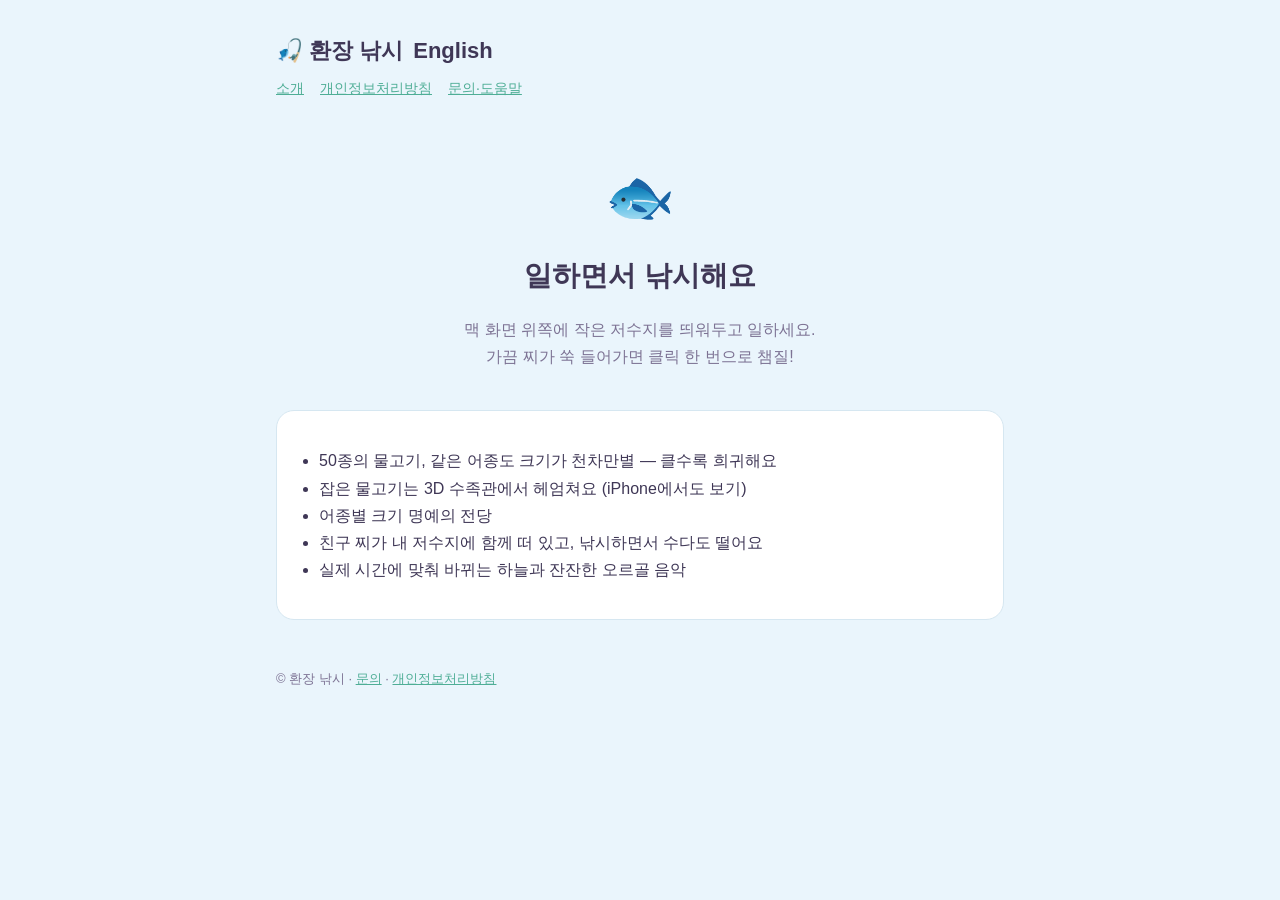
<file: index.html>
<!doctype html>
<html lang="ko">
<head>
<meta charset="utf-8">
<meta name="viewport" content="width=device-width, initial-scale=1">
<title>환장 낚시</title>
<meta name="description" content="일하는 동안 맥 화면 위에 띄워두는 귀여운 낚시 게임">
<link rel="stylesheet" href="style.css">
</head>
<body>
<main>
  <header><a href="./">🎣 환장 낚시</a><span class="lang"><a href="index-en.html">English</a></span></header>
  <nav><a href="./">소개</a><a href="privacy.html">개인정보처리방침</a><a href="support.html">문의·도움말</a></nav>
  <div class="hero">
    <div class="emoji">🐟</div>
    <h1>일하면서 낚시해요</h1>
    <p>맥 화면 위쪽에 작은 저수지를 띄워두고 일하세요.<br>가끔 찌가 쑥 들어가면 클릭 한 번으로 챔질!</p>
  </div>
  <div class="card">
    <ul>
      <li>50종의 물고기, 같은 어종도 크기가 천차만별 — 클수록 희귀해요</li>
      <li>잡은 물고기는 3D 수족관에서 헤엄쳐요 (iPhone에서도 보기)</li>
      <li>어종별 크기 명예의 전당</li>
      <li>친구 찌가 내 저수지에 함께 떠 있고, 낚시하면서 수다도 떨어요</li>
      <li>실제 시간에 맞춰 바뀌는 하늘과 잔잔한 오르골 음악</li>
    </ul>
  </div>
  <footer>© 환장 낚시 · <a href="support.html">문의</a> · <a href="privacy.html">개인정보처리방침</a></footer>
</main>
</body>
</html>
</file>
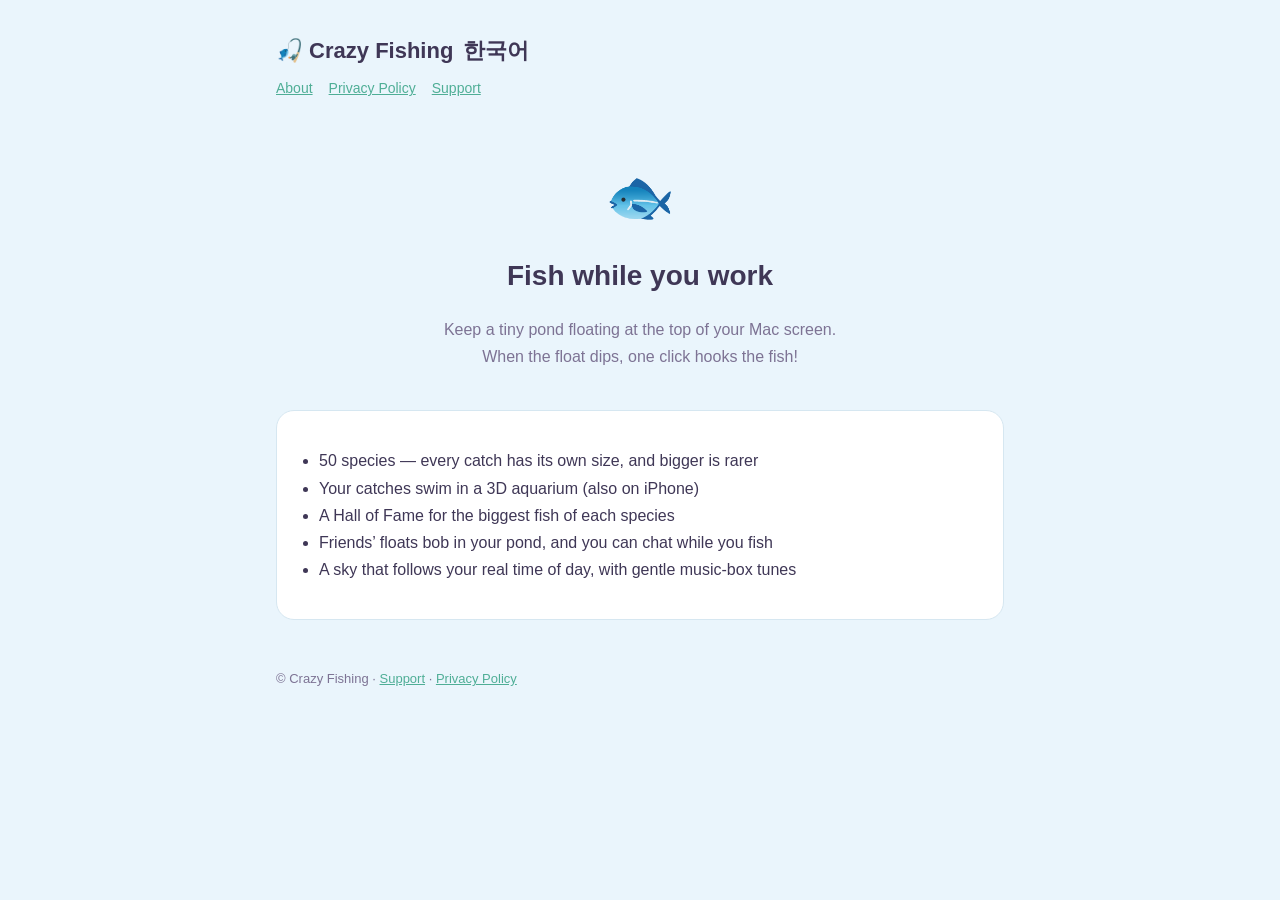
<file: index-en.html>
<!doctype html>
<html lang="en">
<head>
<meta charset="utf-8">
<meta name="viewport" content="width=device-width, initial-scale=1">
<title>Crazy Fishing</title>
<meta name="description" content="A cozy fishing game that floats at the top of your Mac screen while you work">
<link rel="stylesheet" href="style.css">
</head>
<body>
<main>
  <header><a href="index-en.html">🎣 Crazy Fishing</a><span class="lang"><a href="./">한국어</a></span></header>
  <nav><a href="index-en.html">About</a><a href="privacy-en.html">Privacy Policy</a><a href="support-en.html">Support</a></nav>
  <div class="hero">
    <div class="emoji">🐟</div>
    <h1>Fish while you work</h1>
    <p>Keep a tiny pond floating at the top of your Mac screen.<br>When the float dips, one click hooks the fish!</p>
  </div>
  <div class="card">
    <ul>
      <li>50 species — every catch has its own size, and bigger is rarer</li>
      <li>Your catches swim in a 3D aquarium (also on iPhone)</li>
      <li>A Hall of Fame for the biggest fish of each species</li>
      <li>Friends’ floats bob in your pond, and you can chat while you fish</li>
      <li>A sky that follows your real time of day, with gentle music-box tunes</li>
    </ul>
  </div>
  <footer>© Crazy Fishing · <a href="support-en.html">Support</a> · <a href="privacy-en.html">Privacy Policy</a></footer>
</main>
</body>
</html>
</file>
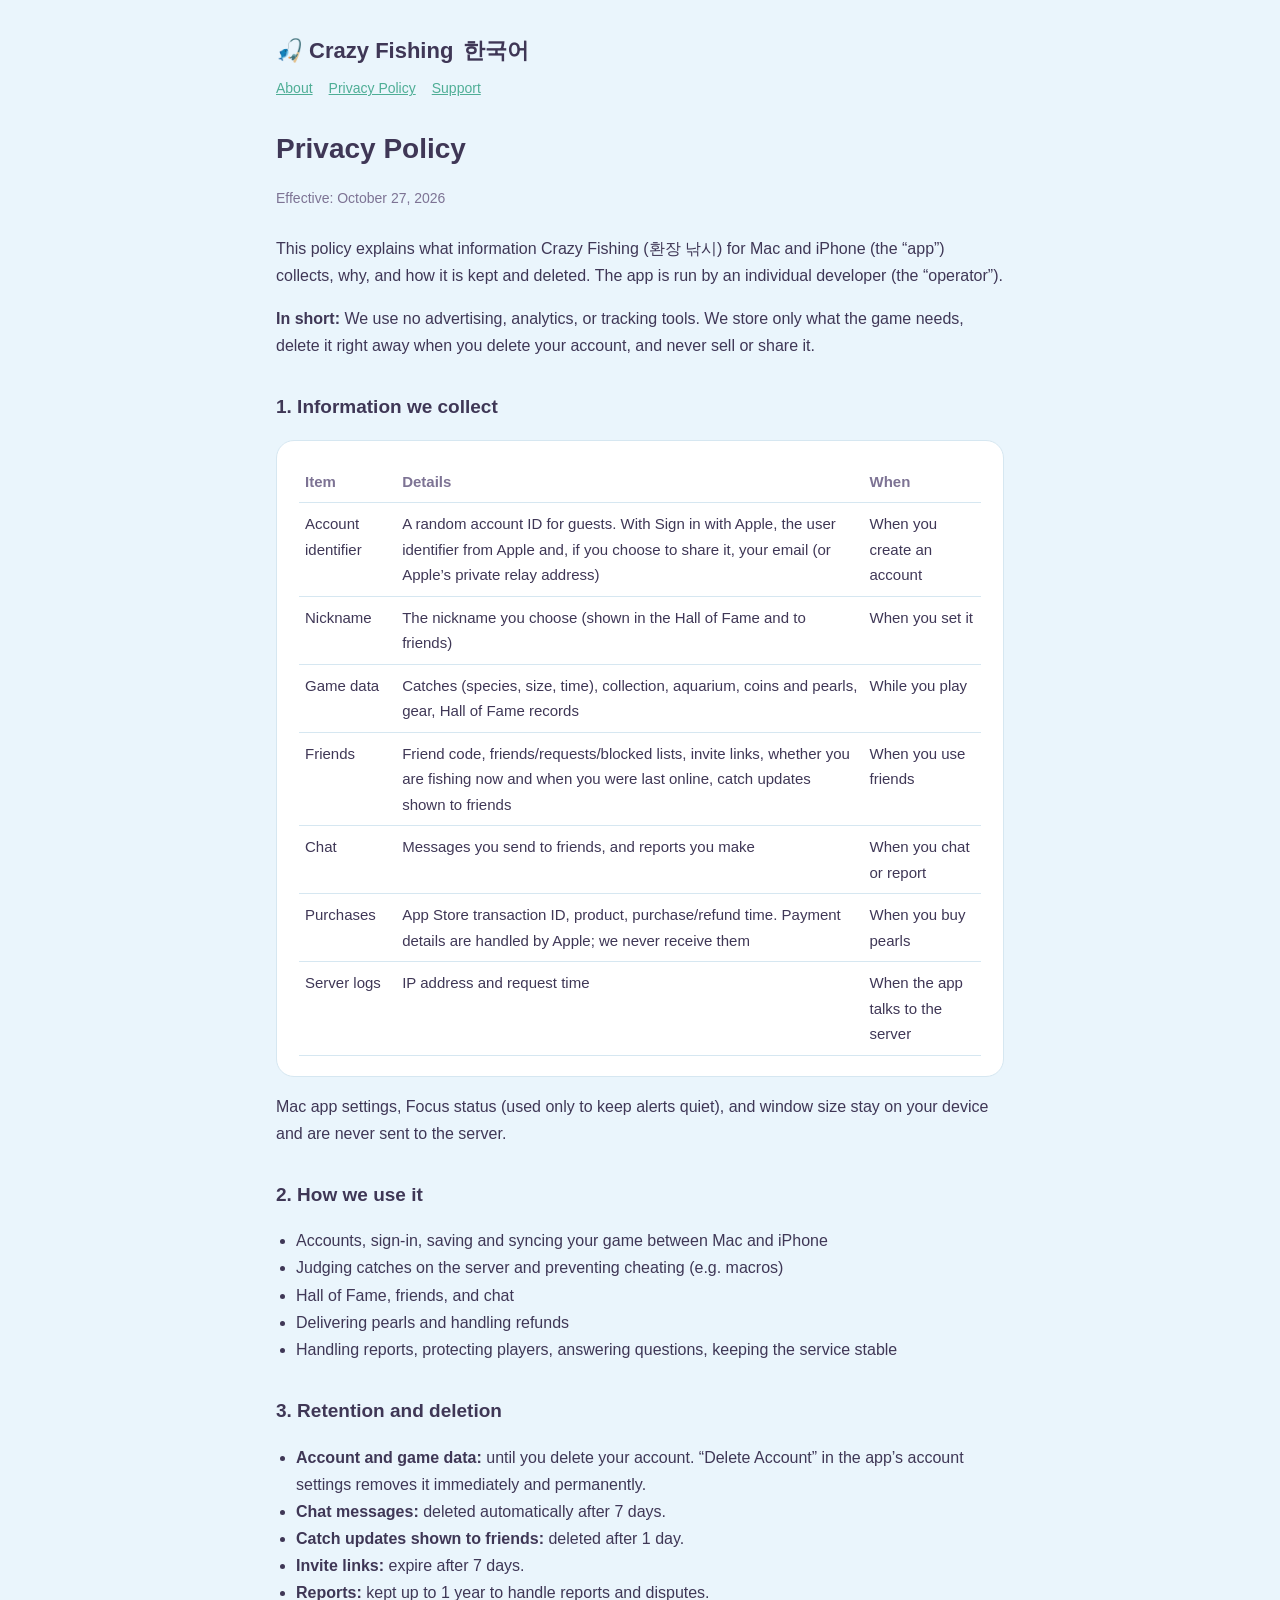
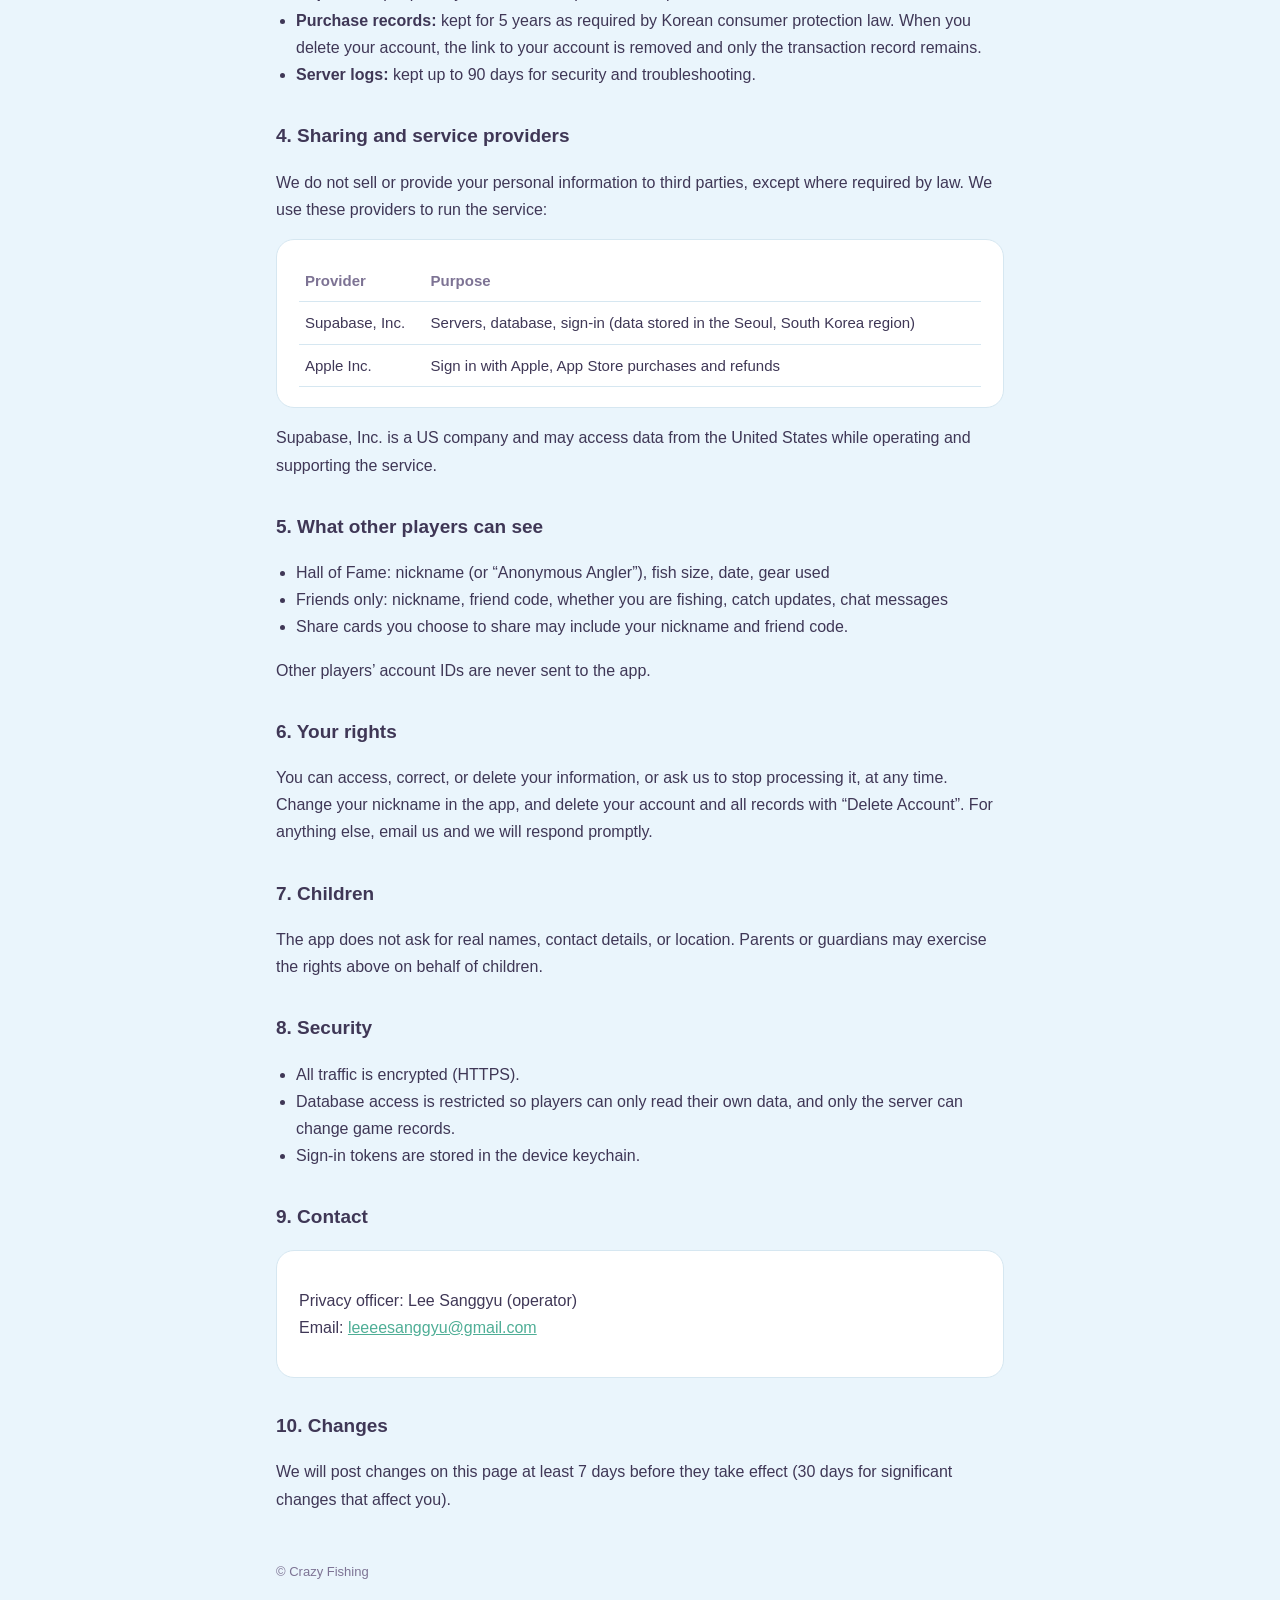
<file: privacy-en.html>
<!doctype html>
<html lang="en">
<head>
<meta charset="utf-8">
<meta name="viewport" content="width=device-width, initial-scale=1">
<title>Privacy Policy · Crazy Fishing</title>
<link rel="stylesheet" href="style.css">
</head>
<body>
<main>
  <header><a href="index-en.html">🎣 Crazy Fishing</a><span class="lang"><a href="privacy.html">한국어</a></span></header>
  <nav><a href="index-en.html">About</a><a href="privacy-en.html">Privacy Policy</a><a href="support-en.html">Support</a></nav>

  <h1>Privacy Policy</h1>
  <p class="meta">Effective: October 27, 2026</p>

  <p>This policy explains what information Crazy Fishing (환장 낚시) for Mac and iPhone (the “app”) collects, why, and how it is kept and deleted. The app is run by an individual developer (the “operator”).</p>
  <p><strong>In short:</strong> We use no advertising, analytics, or tracking tools. We store only what the game needs, delete it right away when you delete your account, and never sell or share it.</p>

  <h2>1. Information we collect</h2>
  <div class="card">
  <table>
    <tr><th>Item</th><th>Details</th><th>When</th></tr>
    <tr><td>Account identifier</td><td>A random account ID for guests. With Sign in with Apple, the user identifier from Apple and, if you choose to share it, your email (or Apple’s private relay address)</td><td>When you create an account</td></tr>
    <tr><td>Nickname</td><td>The nickname you choose (shown in the Hall of Fame and to friends)</td><td>When you set it</td></tr>
    <tr><td>Game data</td><td>Catches (species, size, time), collection, aquarium, coins and pearls, gear, Hall of Fame records</td><td>While you play</td></tr>
    <tr><td>Friends</td><td>Friend code, friends/requests/blocked lists, invite links, whether you are fishing now and when you were last online, catch updates shown to friends</td><td>When you use friends</td></tr>
    <tr><td>Chat</td><td>Messages you send to friends, and reports you make</td><td>When you chat or report</td></tr>
    <tr><td>Purchases</td><td>App Store transaction ID, product, purchase/refund time. Payment details are handled by Apple; we never receive them</td><td>When you buy pearls</td></tr>
    <tr><td>Server logs</td><td>IP address and request time</td><td>When the app talks to the server</td></tr>
  </table>
  </div>
  <p>Mac app settings, Focus status (used only to keep alerts quiet), and window size stay on your device and are never sent to the server.</p>

  <h2>2. How we use it</h2>
  <ul>
    <li>Accounts, sign-in, saving and syncing your game between Mac and iPhone</li>
    <li>Judging catches on the server and preventing cheating (e.g. macros)</li>
    <li>Hall of Fame, friends, and chat</li>
    <li>Delivering pearls and handling refunds</li>
    <li>Handling reports, protecting players, answering questions, keeping the service stable</li>
  </ul>

  <h2>3. Retention and deletion</h2>
  <ul>
    <li><strong>Account and game data:</strong> until you delete your account. “Delete Account” in the app’s account settings removes it immediately and permanently.</li>
    <li><strong>Chat messages:</strong> deleted automatically after 7 days.</li>
    <li><strong>Catch updates shown to friends:</strong> deleted after 1 day.</li>
    <li><strong>Invite links:</strong> expire after 7 days.</li>
    <li><strong>Reports:</strong> kept up to 1 year to handle reports and disputes.</li>
    <li><strong>Purchase records:</strong> kept for 5 years as required by Korean consumer protection law. When you delete your account, the link to your account is removed and only the transaction record remains.</li>
    <li><strong>Server logs:</strong> kept up to 90 days for security and troubleshooting.</li>
  </ul>

  <h2>4. Sharing and service providers</h2>
  <p>We do not sell or provide your personal information to third parties, except where required by law. We use these providers to run the service:</p>
  <div class="card">
  <table>
    <tr><th>Provider</th><th>Purpose</th></tr>
    <tr><td>Supabase, Inc.</td><td>Servers, database, sign-in (data stored in the Seoul, South Korea region)</td></tr>
    <tr><td>Apple Inc.</td><td>Sign in with Apple, App Store purchases and refunds</td></tr>
  </table>
  </div>
  <p>Supabase, Inc. is a US company and may access data from the United States while operating and supporting the service.</p>

  <h2>5. What other players can see</h2>
  <ul>
    <li>Hall of Fame: nickname (or “Anonymous Angler”), fish size, date, gear used</li>
    <li>Friends only: nickname, friend code, whether you are fishing, catch updates, chat messages</li>
    <li>Share cards you choose to share may include your nickname and friend code.</li>
  </ul>
  <p>Other players’ account IDs are never sent to the app.</p>

  <h2>6. Your rights</h2>
  <p>You can access, correct, or delete your information, or ask us to stop processing it, at any time. Change your nickname in the app, and delete your account and all records with “Delete Account”. For anything else, email us and we will respond promptly.</p>

  <h2>7. Children</h2>
  <p>The app does not ask for real names, contact details, or location. Parents or guardians may exercise the rights above on behalf of children.</p>

  <h2>8. Security</h2>
  <ul>
    <li>All traffic is encrypted (HTTPS).</li>
    <li>Database access is restricted so players can only read their own data, and only the server can change game records.</li>
    <li>Sign-in tokens are stored in the device keychain.</li>
  </ul>

  <h2>9. Contact</h2>
  <div class="card">
    <p>Privacy officer: Lee Sanggyu (operator)<br>Email: <a href="mailto:leeeesanggyu@gmail.com">leeeesanggyu@gmail.com</a></p>
  </div>

  <h2>10. Changes</h2>
  <p>We will post changes on this page at least 7 days before they take effect (30 days for significant changes that affect you).</p>

  <footer>© Crazy Fishing</footer>
</main>
</body>
</html>
</file>
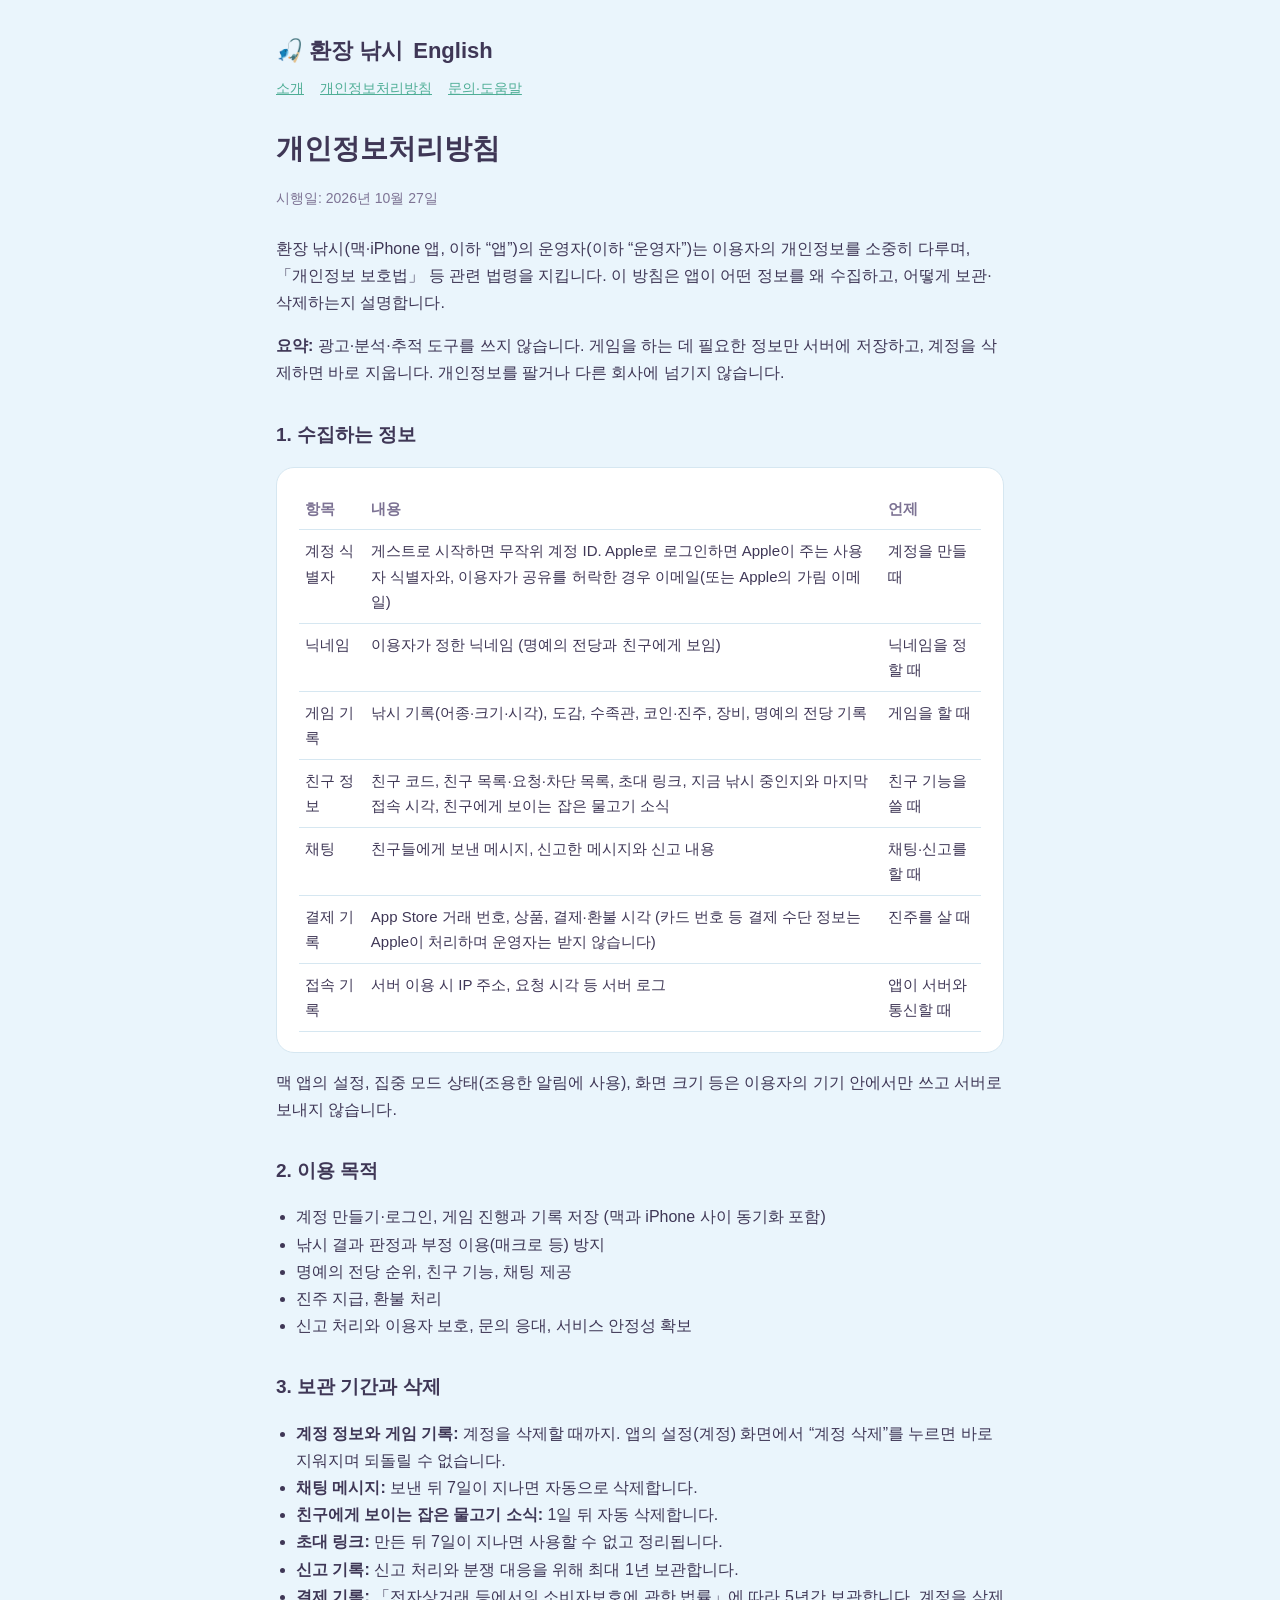
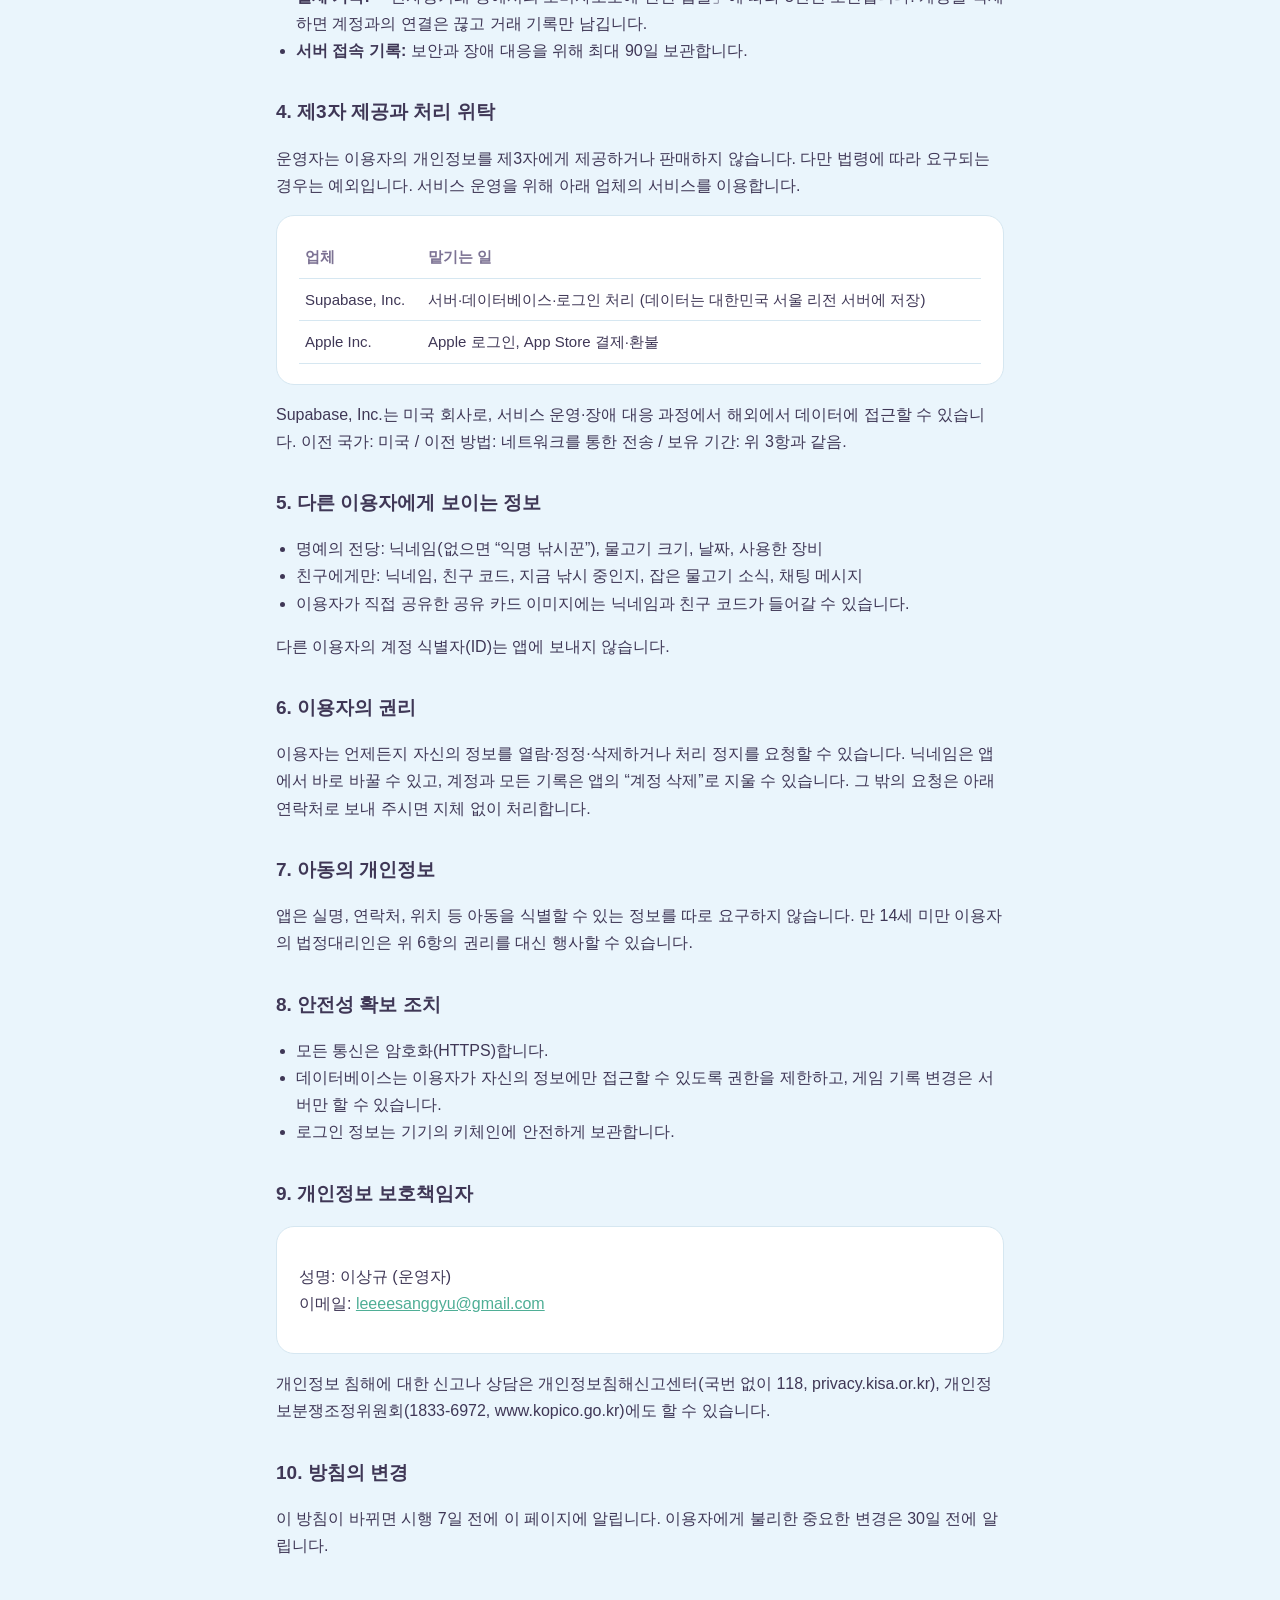
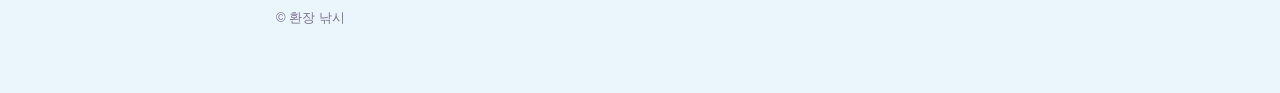
<file: privacy.html>
<!doctype html>
<html lang="ko">
<head>
<meta charset="utf-8">
<meta name="viewport" content="width=device-width, initial-scale=1">
<title>개인정보처리방침 · 환장 낚시</title>
<link rel="stylesheet" href="style.css">
</head>
<body>
<main>
  <header><a href="./">🎣 환장 낚시</a><span class="lang"><a href="privacy-en.html">English</a></span></header>
  <nav><a href="./">소개</a><a href="privacy.html">개인정보처리방침</a><a href="support.html">문의·도움말</a></nav>

  <h1>개인정보처리방침</h1>
  <p class="meta">시행일: 2026년 10월 27일</p>

  <p>환장 낚시(맥·iPhone 앱, 이하 “앱”)의 운영자(이하 “운영자”)는 이용자의 개인정보를 소중히 다루며, 「개인정보 보호법」 등 관련 법령을 지킵니다. 이 방침은 앱이 어떤 정보를 왜 수집하고, 어떻게 보관·삭제하는지 설명합니다.</p>
  <p><strong>요약:</strong> 광고·분석·추적 도구를 쓰지 않습니다. 게임을 하는 데 필요한 정보만 서버에 저장하고, 계정을 삭제하면 바로 지웁니다. 개인정보를 팔거나 다른 회사에 넘기지 않습니다.</p>

  <h2>1. 수집하는 정보</h2>
  <div class="card">
  <table>
    <tr><th>항목</th><th>내용</th><th>언제</th></tr>
    <tr><td>계정 식별자</td><td>게스트로 시작하면 무작위 계정 ID. Apple로 로그인하면 Apple이 주는 사용자 식별자와, 이용자가 공유를 허락한 경우 이메일(또는 Apple의 가림 이메일)</td><td>계정을 만들 때</td></tr>
    <tr><td>닉네임</td><td>이용자가 정한 닉네임 (명예의 전당과 친구에게 보임)</td><td>닉네임을 정할 때</td></tr>
    <tr><td>게임 기록</td><td>낚시 기록(어종·크기·시각), 도감, 수족관, 코인·진주, 장비, 명예의 전당 기록</td><td>게임을 할 때</td></tr>
    <tr><td>친구 정보</td><td>친구 코드, 친구 목록·요청·차단 목록, 초대 링크, 지금 낚시 중인지와 마지막 접속 시각, 친구에게 보이는 잡은 물고기 소식</td><td>친구 기능을 쓸 때</td></tr>
    <tr><td>채팅</td><td>친구들에게 보낸 메시지, 신고한 메시지와 신고 내용</td><td>채팅·신고를 할 때</td></tr>
    <tr><td>결제 기록</td><td>App Store 거래 번호, 상품, 결제·환불 시각 (카드 번호 등 결제 수단 정보는 Apple이 처리하며 운영자는 받지 않습니다)</td><td>진주를 살 때</td></tr>
    <tr><td>접속 기록</td><td>서버 이용 시 IP 주소, 요청 시각 등 서버 로그</td><td>앱이 서버와 통신할 때</td></tr>
  </table>
  </div>
  <p>맥 앱의 설정, 집중 모드 상태(조용한 알림에 사용), 화면 크기 등은 이용자의 기기 안에서만 쓰고 서버로 보내지 않습니다.</p>

  <h2>2. 이용 목적</h2>
  <ul>
    <li>계정 만들기·로그인, 게임 진행과 기록 저장 (맥과 iPhone 사이 동기화 포함)</li>
    <li>낚시 결과 판정과 부정 이용(매크로 등) 방지</li>
    <li>명예의 전당 순위, 친구 기능, 채팅 제공</li>
    <li>진주 지급, 환불 처리</li>
    <li>신고 처리와 이용자 보호, 문의 응대, 서비스 안정성 확보</li>
  </ul>

  <h2>3. 보관 기간과 삭제</h2>
  <ul>
    <li><strong>계정 정보와 게임 기록:</strong> 계정을 삭제할 때까지. 앱의 설정(계정) 화면에서 “계정 삭제”를 누르면 바로 지워지며 되돌릴 수 없습니다.</li>
    <li><strong>채팅 메시지:</strong> 보낸 뒤 7일이 지나면 자동으로 삭제합니다.</li>
    <li><strong>친구에게 보이는 잡은 물고기 소식:</strong> 1일 뒤 자동 삭제합니다.</li>
    <li><strong>초대 링크:</strong> 만든 뒤 7일이 지나면 사용할 수 없고 정리됩니다.</li>
    <li><strong>신고 기록:</strong> 신고 처리와 분쟁 대응을 위해 최대 1년 보관합니다.</li>
    <li><strong>결제 기록:</strong> 「전자상거래 등에서의 소비자보호에 관한 법률」에 따라 5년간 보관합니다. 계정을 삭제하면 계정과의 연결은 끊고 거래 기록만 남깁니다.</li>
    <li><strong>서버 접속 기록:</strong> 보안과 장애 대응을 위해 최대 90일 보관합니다.</li>
  </ul>

  <h2>4. 제3자 제공과 처리 위탁</h2>
  <p>운영자는 이용자의 개인정보를 제3자에게 제공하거나 판매하지 않습니다. 다만 법령에 따라 요구되는 경우는 예외입니다. 서비스 운영을 위해 아래 업체의 서비스를 이용합니다.</p>
  <div class="card">
  <table>
    <tr><th>업체</th><th>맡기는 일</th></tr>
    <tr><td>Supabase, Inc.</td><td>서버·데이터베이스·로그인 처리 (데이터는 대한민국 서울 리전 서버에 저장)</td></tr>
    <tr><td>Apple Inc.</td><td>Apple 로그인, App Store 결제·환불</td></tr>
  </table>
  </div>
  <p>Supabase, Inc.는 미국 회사로, 서비스 운영·장애 대응 과정에서 해외에서 데이터에 접근할 수 있습니다. 이전 국가: 미국 / 이전 방법: 네트워크를 통한 전송 / 보유 기간: 위 3항과 같음.</p>

  <h2>5. 다른 이용자에게 보이는 정보</h2>
  <ul>
    <li>명예의 전당: 닉네임(없으면 “익명 낚시꾼”), 물고기 크기, 날짜, 사용한 장비</li>
    <li>친구에게만: 닉네임, 친구 코드, 지금 낚시 중인지, 잡은 물고기 소식, 채팅 메시지</li>
    <li>이용자가 직접 공유한 공유 카드 이미지에는 닉네임과 친구 코드가 들어갈 수 있습니다.</li>
  </ul>
  <p>다른 이용자의 계정 식별자(ID)는 앱에 보내지 않습니다.</p>

  <h2>6. 이용자의 권리</h2>
  <p>이용자는 언제든지 자신의 정보를 열람·정정·삭제하거나 처리 정지를 요청할 수 있습니다. 닉네임은 앱에서 바로 바꿀 수 있고, 계정과 모든 기록은 앱의 “계정 삭제”로 지울 수 있습니다. 그 밖의 요청은 아래 연락처로 보내 주시면 지체 없이 처리합니다.</p>

  <h2>7. 아동의 개인정보</h2>
  <p>앱은 실명, 연락처, 위치 등 아동을 식별할 수 있는 정보를 따로 요구하지 않습니다. 만 14세 미만 이용자의 법정대리인은 위 6항의 권리를 대신 행사할 수 있습니다.</p>

  <h2>8. 안전성 확보 조치</h2>
  <ul>
    <li>모든 통신은 암호화(HTTPS)합니다.</li>
    <li>데이터베이스는 이용자가 자신의 정보에만 접근할 수 있도록 권한을 제한하고, 게임 기록 변경은 서버만 할 수 있습니다.</li>
    <li>로그인 정보는 기기의 키체인에 안전하게 보관합니다.</li>
  </ul>

  <h2>9. 개인정보 보호책임자</h2>
  <div class="card">
    <p>성명: 이상규 (운영자)<br>이메일: <a href="mailto:leeeesanggyu@gmail.com">leeeesanggyu@gmail.com</a></p>
  </div>
  <p>개인정보 침해에 대한 신고나 상담은 개인정보침해신고센터(국번 없이 118, privacy.kisa.or.kr), 개인정보분쟁조정위원회(1833-6972, www.kopico.go.kr)에도 할 수 있습니다.</p>

  <h2>10. 방침의 변경</h2>
  <p>이 방침이 바뀌면 시행 7일 전에 이 페이지에 알립니다. 이용자에게 불리한 중요한 변경은 30일 전에 알립니다.</p>

  <footer>© 환장 낚시</footer>
</main>
</body>
</html>
</file>
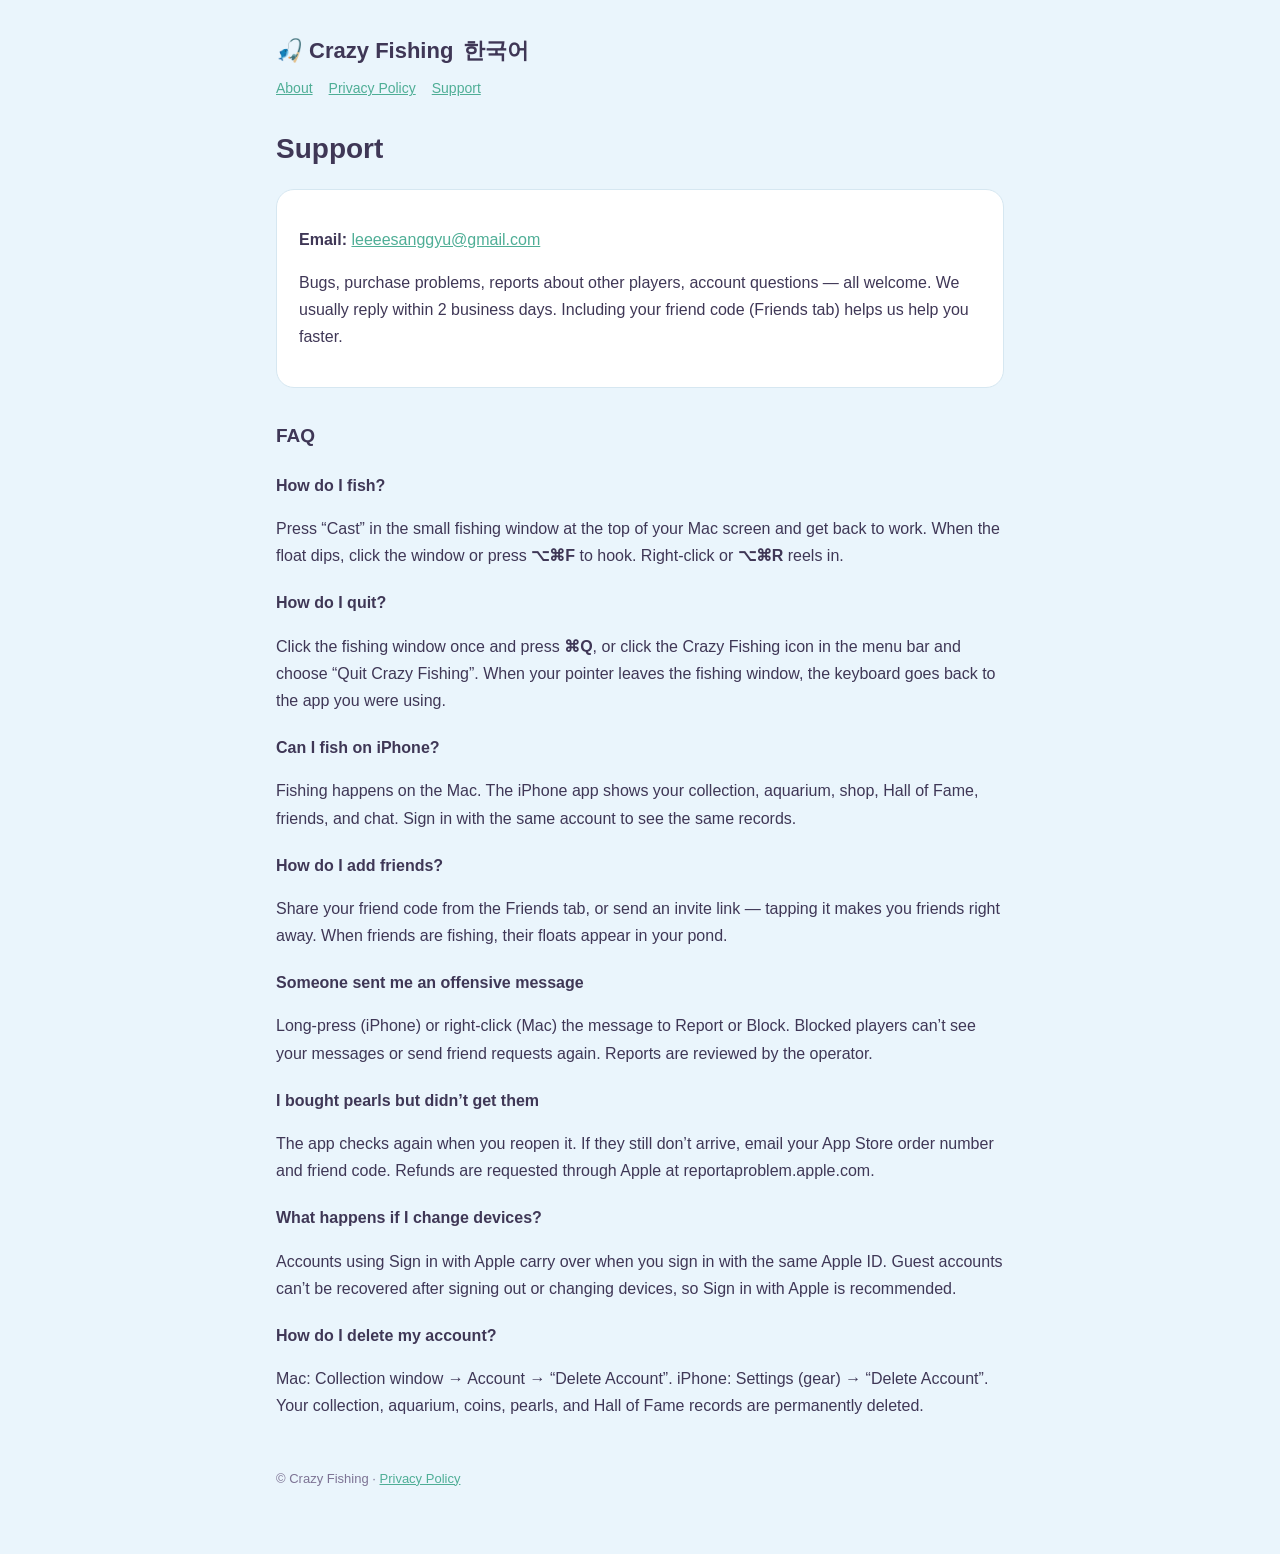
<file: support-en.html>
<!doctype html>
<html lang="en">
<head>
<meta charset="utf-8">
<meta name="viewport" content="width=device-width, initial-scale=1">
<title>Support · Crazy Fishing</title>
<link rel="stylesheet" href="style.css">
</head>
<body>
<main>
  <header><a href="index-en.html">🎣 Crazy Fishing</a><span class="lang"><a href="support.html">한국어</a></span></header>
  <nav><a href="index-en.html">About</a><a href="privacy-en.html">Privacy Policy</a><a href="support-en.html">Support</a></nav>

  <h1>Support</h1>
  <div class="card">
    <p><strong>Email:</strong> <a href="mailto:leeeesanggyu@gmail.com">leeeesanggyu@gmail.com</a></p>
    <p>Bugs, purchase problems, reports about other players, account questions — all welcome. We usually reply within 2 business days. Including your friend code (Friends tab) helps us help you faster.</p>
  </div>

  <h2>FAQ</h2>

  <h3>How do I fish?</h3>
  <p>Press “Cast” in the small fishing window at the top of your Mac screen and get back to work. When the float dips, click the window or press <strong>⌥⌘F</strong> to hook. Right-click or <strong>⌥⌘R</strong> reels in.</p>

  <h3>How do I quit?</h3>
  <p>Click the fishing window once and press <strong>⌘Q</strong>, or click the Crazy Fishing icon in the menu bar and choose “Quit Crazy Fishing”. When your pointer leaves the fishing window, the keyboard goes back to the app you were using.</p>

  <h3>Can I fish on iPhone?</h3>
  <p>Fishing happens on the Mac. The iPhone app shows your collection, aquarium, shop, Hall of Fame, friends, and chat. Sign in with the same account to see the same records.</p>

  <h3>How do I add friends?</h3>
  <p>Share your friend code from the Friends tab, or send an invite link — tapping it makes you friends right away. When friends are fishing, their floats appear in your pond.</p>

  <h3>Someone sent me an offensive message</h3>
  <p>Long-press (iPhone) or right-click (Mac) the message to Report or Block. Blocked players can’t see your messages or send friend requests again. Reports are reviewed by the operator.</p>

  <h3>I bought pearls but didn’t get them</h3>
  <p>The app checks again when you reopen it. If they still don’t arrive, email your App Store order number and friend code. Refunds are requested through Apple at reportaproblem.apple.com.</p>

  <h3>What happens if I change devices?</h3>
  <p>Accounts using Sign in with Apple carry over when you sign in with the same Apple ID. Guest accounts can’t be recovered after signing out or changing devices, so Sign in with Apple is recommended.</p>

  <h3>How do I delete my account?</h3>
  <p>Mac: Collection window → Account → “Delete Account”. iPhone: Settings (gear) → “Delete Account”. Your collection, aquarium, coins, pearls, and Hall of Fame records are permanently deleted.</p>

  <footer>© Crazy Fishing · <a href="privacy-en.html">Privacy Policy</a></footer>
</main>
</body>
</html>
</file>
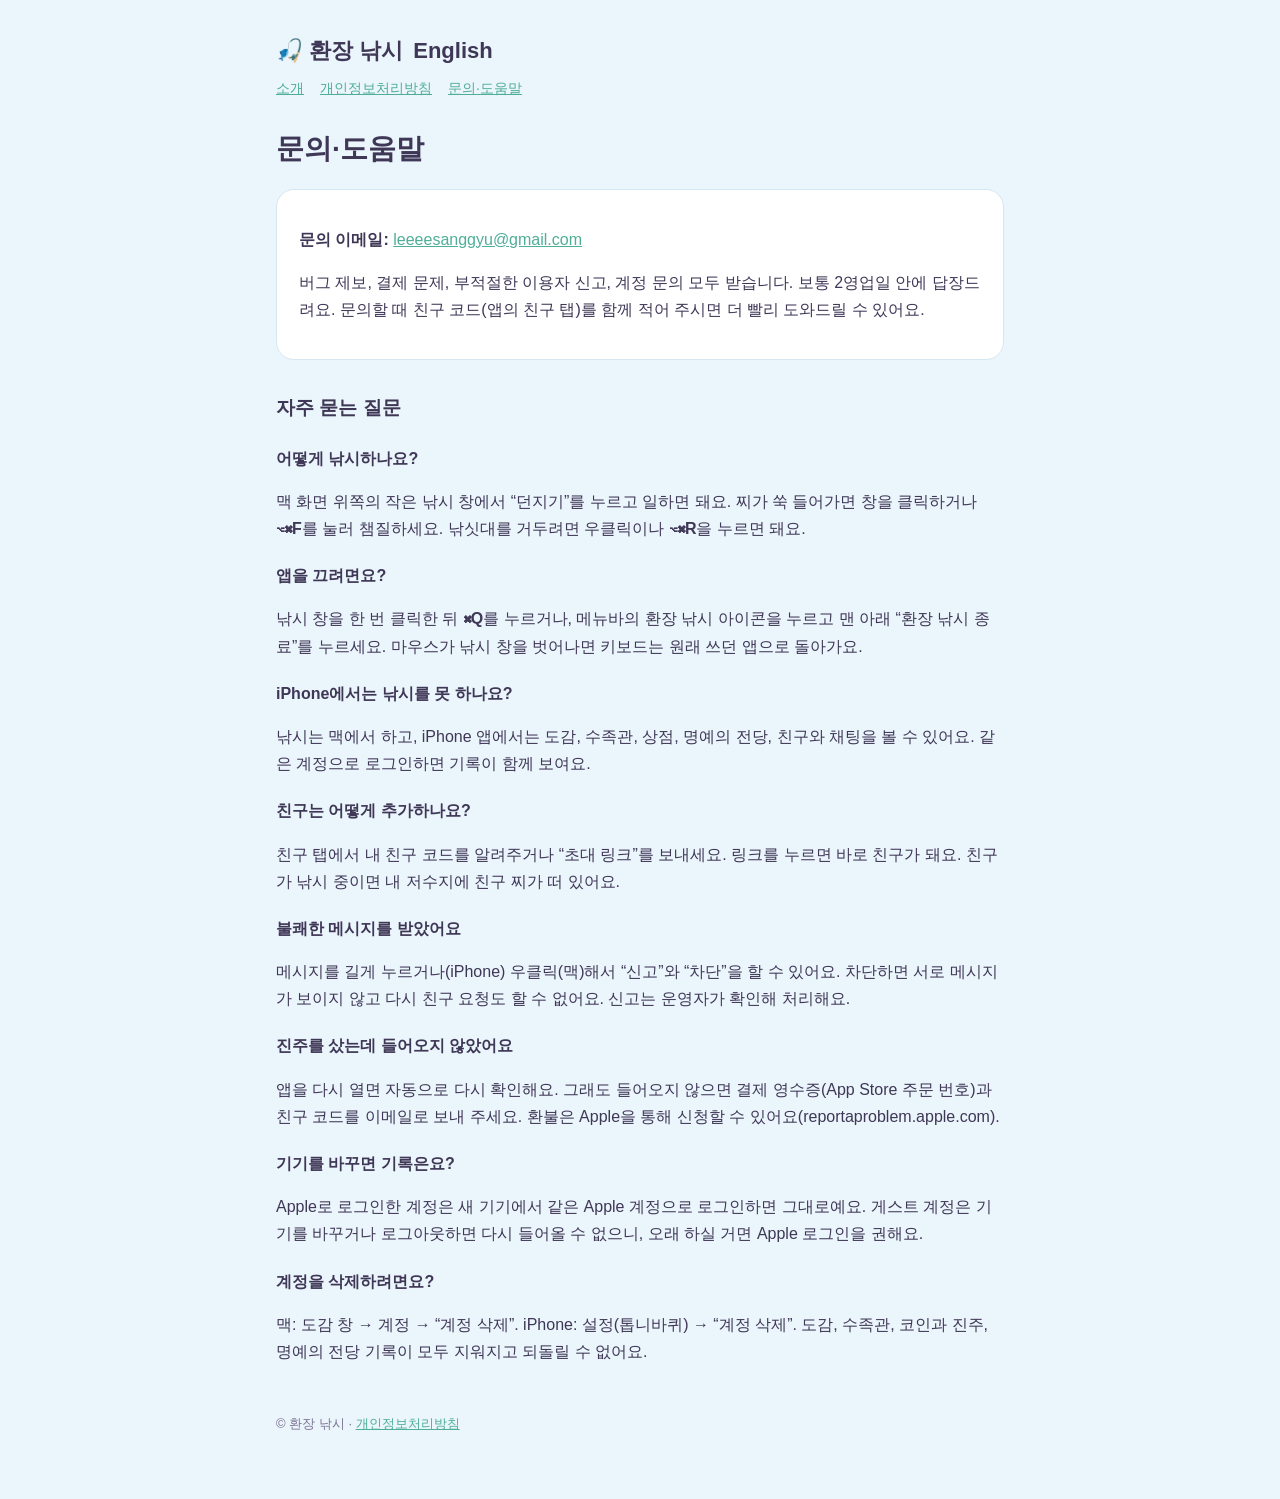
<file: support.html>
<!doctype html>
<html lang="ko">
<head>
<meta charset="utf-8">
<meta name="viewport" content="width=device-width, initial-scale=1">
<title>문의·도움말 · 환장 낚시</title>
<link rel="stylesheet" href="style.css">
</head>
<body>
<main>
  <header><a href="./">🎣 환장 낚시</a><span class="lang"><a href="support-en.html">English</a></span></header>
  <nav><a href="./">소개</a><a href="privacy.html">개인정보처리방침</a><a href="support.html">문의·도움말</a></nav>

  <h1>문의·도움말</h1>
  <div class="card">
    <p><strong>문의 이메일:</strong> <a href="mailto:leeeesanggyu@gmail.com">leeeesanggyu@gmail.com</a></p>
    <p>버그 제보, 결제 문제, 부적절한 이용자 신고, 계정 문의 모두 받습니다. 보통 2영업일 안에 답장드려요. 문의할 때 친구 코드(앱의 친구 탭)를 함께 적어 주시면 더 빨리 도와드릴 수 있어요.</p>
  </div>

  <h2>자주 묻는 질문</h2>

  <h3>어떻게 낚시하나요?</h3>
  <p>맥 화면 위쪽의 작은 낚시 창에서 “던지기”를 누르고 일하면 돼요. 찌가 쑥 들어가면 창을 클릭하거나 <strong>⌥⌘F</strong>를 눌러 챔질하세요. 낚싯대를 거두려면 우클릭이나 <strong>⌥⌘R</strong>을 누르면 돼요.</p>

  <h3>앱을 끄려면요?</h3>
  <p>낚시 창을 한 번 클릭한 뒤 <strong>⌘Q</strong>를 누르거나, 메뉴바의 환장 낚시 아이콘을 누르고 맨 아래 “환장 낚시 종료”를 누르세요. 마우스가 낚시 창을 벗어나면 키보드는 원래 쓰던 앱으로 돌아가요.</p>

  <h3>iPhone에서는 낚시를 못 하나요?</h3>
  <p>낚시는 맥에서 하고, iPhone 앱에서는 도감, 수족관, 상점, 명예의 전당, 친구와 채팅을 볼 수 있어요. 같은 계정으로 로그인하면 기록이 함께 보여요.</p>

  <h3>친구는 어떻게 추가하나요?</h3>
  <p>친구 탭에서 내 친구 코드를 알려주거나 “초대 링크”를 보내세요. 링크를 누르면 바로 친구가 돼요. 친구가 낚시 중이면 내 저수지에 친구 찌가 떠 있어요.</p>

  <h3>불쾌한 메시지를 받았어요</h3>
  <p>메시지를 길게 누르거나(iPhone) 우클릭(맥)해서 “신고”와 “차단”을 할 수 있어요. 차단하면 서로 메시지가 보이지 않고 다시 친구 요청도 할 수 없어요. 신고는 운영자가 확인해 처리해요.</p>

  <h3>진주를 샀는데 들어오지 않았어요</h3>
  <p>앱을 다시 열면 자동으로 다시 확인해요. 그래도 들어오지 않으면 결제 영수증(App Store 주문 번호)과 친구 코드를 이메일로 보내 주세요. 환불은 Apple을 통해 신청할 수 있어요(reportaproblem.apple.com).</p>

  <h3>기기를 바꾸면 기록은요?</h3>
  <p>Apple로 로그인한 계정은 새 기기에서 같은 Apple 계정으로 로그인하면 그대로예요. 게스트 계정은 기기를 바꾸거나 로그아웃하면 다시 들어올 수 없으니, 오래 하실 거면 Apple 로그인을 권해요.</p>

  <h3>계정을 삭제하려면요?</h3>
  <p>맥: 도감 창 → 계정 → “계정 삭제”. iPhone: 설정(톱니바퀴) → “계정 삭제”. 도감, 수족관, 코인과 진주, 명예의 전당 기록이 모두 지워지고 되돌릴 수 없어요.</p>

  <footer>© 환장 낚시 · <a href="privacy.html">개인정보처리방침</a></footer>
</main>
</body>
</html>
</file>
<file: style.css>
:root {
  --bg: #eaf5fc;
  --card: #ffffff;
  --ink: #3f3756;
  --ink-soft: #7d7394;
  --accent: #4fae96;
  --line: #d6e7f1;
}
@media (prefers-color-scheme: dark) {
  :root {
    --bg: #1d2230;
    --card: #262c3d;
    --ink: #ece8f6;
    --ink-soft: #a9a2bd;
    --accent: #7fd6bf;
    --line: #353d52;
  }
}
* { box-sizing: border-box; }
body {
  margin: 0;
  background: var(--bg);
  color: var(--ink);
  font: 16px/1.7 -apple-system, BlinkMacSystemFont, "Apple SD Gothic Neo", "Pretendard", "Noto Sans KR", sans-serif;
}
main { max-width: 760px; margin: 0 auto; padding: 32px 16px 64px; }
header { display: flex; align-items: center; gap: 10px; margin-bottom: 8px; }
header a { color: inherit; text-decoration: none; font-weight: 800; font-size: 22px; }
nav { display: flex; flex-wrap: wrap; gap: 8px 16px; margin: 0 0 24px; font-size: 14px; }
nav a, a { color: var(--accent); }
h1 { font-size: 28px; margin: 8px 0 4px; }
h2 { font-size: 19px; margin: 32px 0 8px; }
h3 { font-size: 16px; margin: 20px 0 4px; }
.meta { color: var(--ink-soft); font-size: 14px; margin-bottom: 24px; }
.card { background: var(--card); border-radius: 18px; padding: 20px 22px; margin: 16px 0; border: 1px solid var(--line); }
table { width: 100%; border-collapse: collapse; font-size: 15px; }
th, td { text-align: left; vertical-align: top; padding: 8px 6px; border-bottom: 1px solid var(--line); }
th { color: var(--ink-soft); font-weight: 600; white-space: nowrap; }
ul { padding-left: 20px; }
footer { margin-top: 48px; color: var(--ink-soft); font-size: 13px; }
.lang { float: right; font-size: 14px; }
.hero { text-align: center; padding: 24px 0 8px; }
.hero .emoji { font-size: 56px; }
.hero p { color: var(--ink-soft); }
</file>
